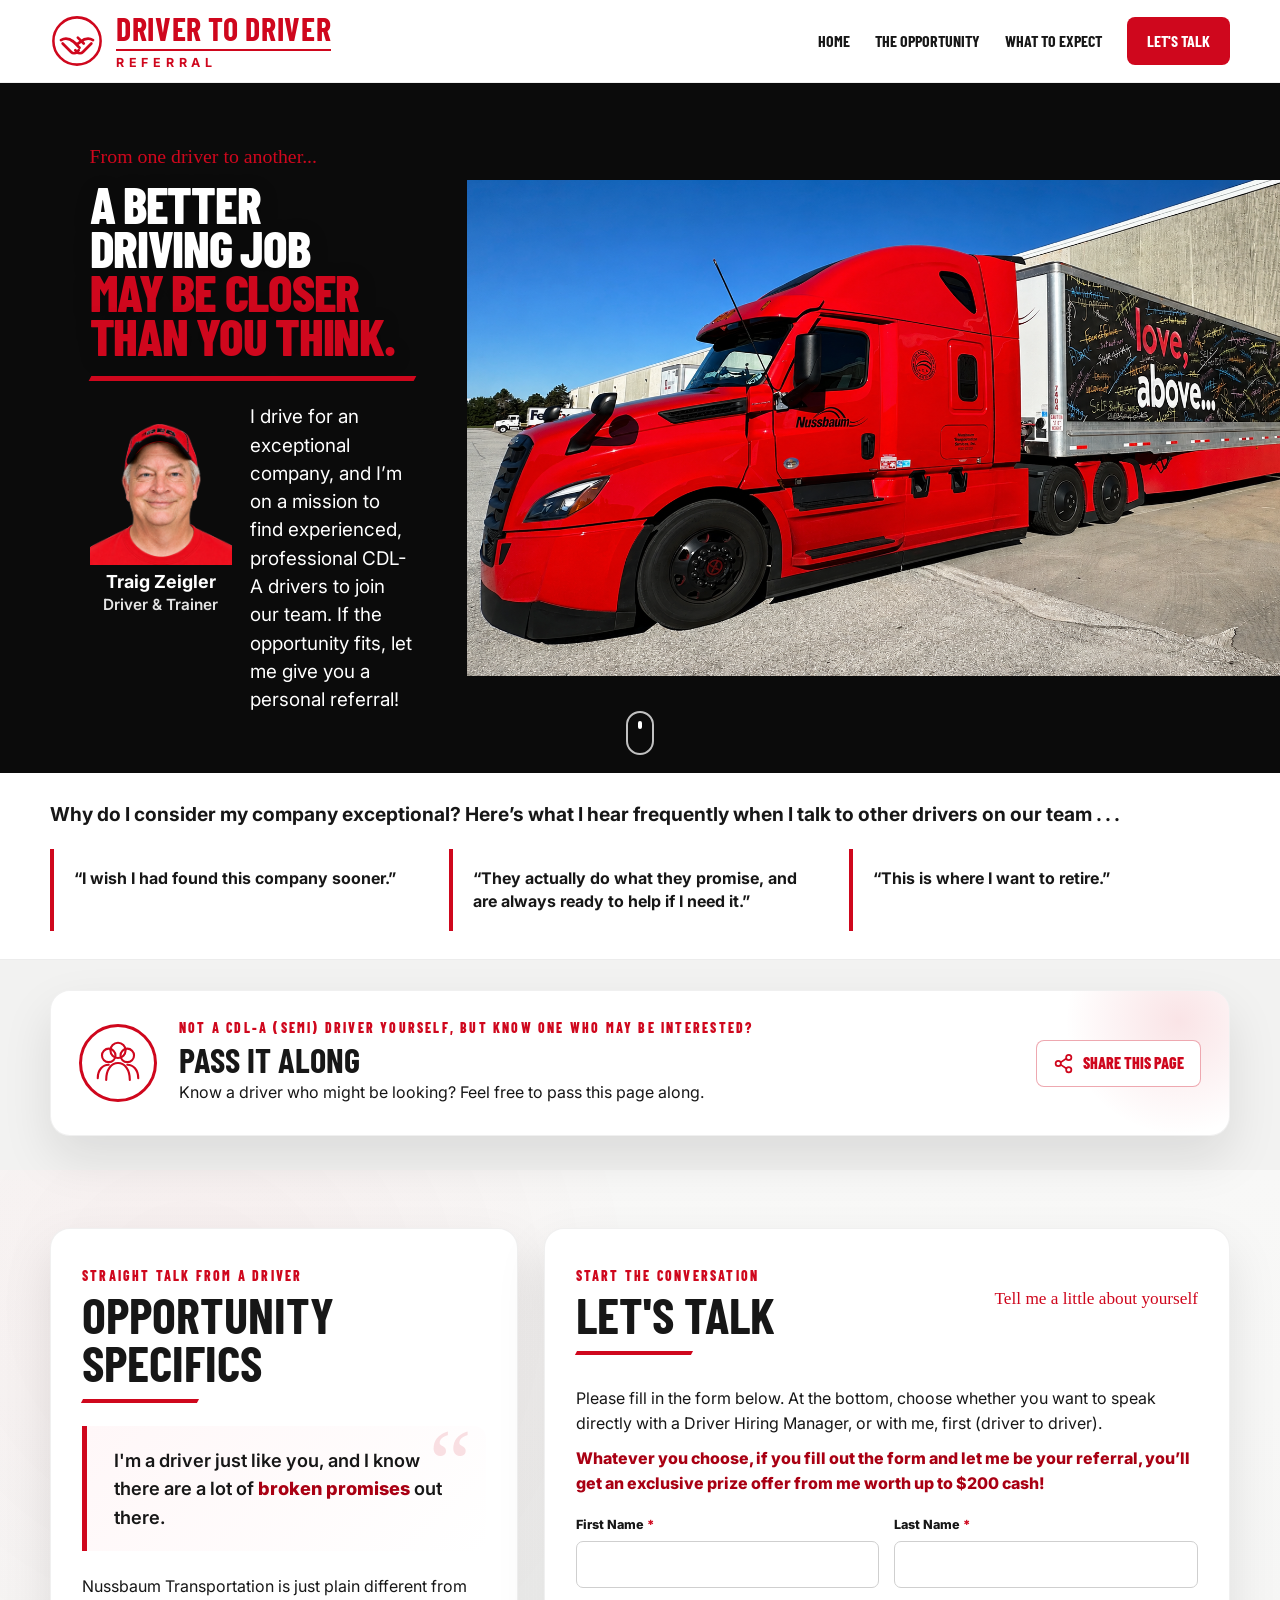
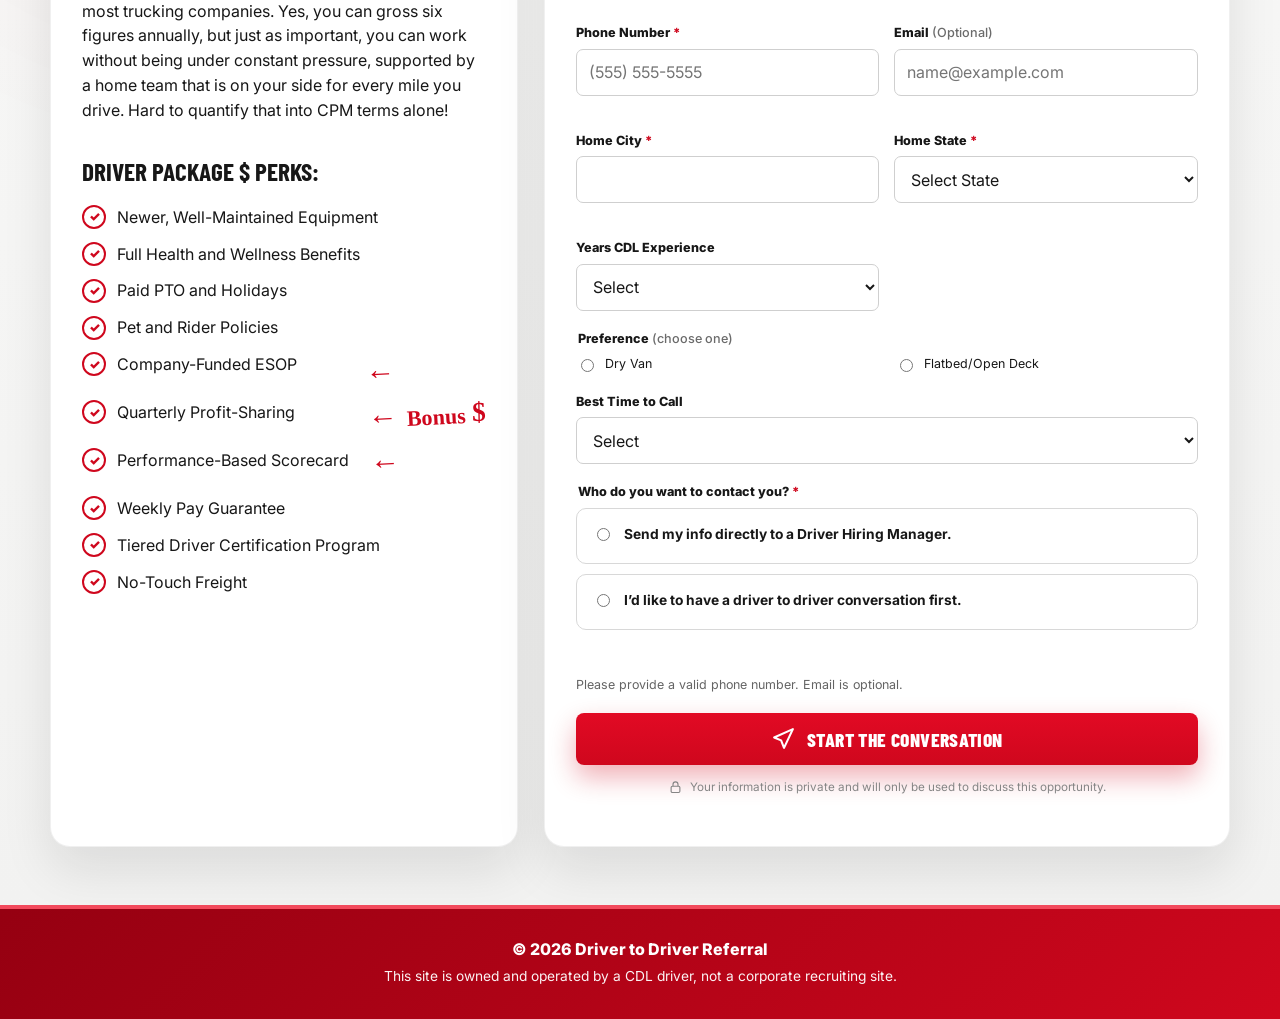
<file: index.html>
<!doctype html>
<html lang="en">
<head>
  <meta charset="utf-8">
  <meta name="viewport" content="width=device-width, initial-scale=1">
  <meta name="theme-color" content="#c7081d">
  <meta name="description" content="A driver-to-driver conversation about a better CDL driving opportunity.">
  <meta property="og:title" content="Driver to Driver Referral">
  <meta property="og:description" content="A straightforward conversation with an experienced CDL driver about a growing driving opportunity.">
  <meta property="og:type" content="website">
  <title>Driver to Driver Referral</title>

  <link rel="preconnect" href="https://fonts.googleapis.com">
  <link rel="preconnect" href="https://fonts.gstatic.com" crossorigin>
  <link href="https://fonts.googleapis.com/css2?family=Barlow+Condensed:wght@600;700;800&family=Inter:wght@400;500;600;700&family=Permanent+Marker&display=swap" rel="stylesheet">
  <link rel="stylesheet" href="style-build-3-10-2.css?v=3.10.2">
  <script src="script-build-3-10-2.js?v=3.10.2" defer></script>
</head>
<body>
  <a class="skip-link" href="#main">Skip to main content</a>

  <header class="site-header" id="home">
    <div class="shell header-inner">
      <a class="brand" href="#home" aria-label="Driver to Driver Referral home">
        <span class="brand-mark" aria-hidden="true">
          <svg viewBox="0 0 64 64">
            <circle cx="32" cy="32" r="28" fill="none" stroke="currentColor" stroke-width="3"/>
            <path d="M13 31c5-3 10-2 15 2l4 3 4-3c5-4 10-5 15-2M15 35l10 10c2 2 5 2 7 0l2-2m15-8L39 45c-2 2-5 2-7 0l-2-2m-3-11 8 8m-2-12 7 7" fill="none" stroke="currentColor" stroke-width="3.2" stroke-linecap="round" stroke-linejoin="round"/>
          </svg>
        </span>
        <span class="brand-copy"><strong>Driver to Driver</strong><span>Referral</span></span>
      </a>

      <button class="menu-toggle" type="button" aria-expanded="false" aria-controls="primary-nav">
        <span></span><span></span><span></span><b class="sr-only">Toggle navigation</b>
      </button>

      <nav class="primary-nav" id="primary-nav" aria-label="Primary navigation">
        <a href="#home">Home</a>
        <a href="#opportunity">The Opportunity</a>
        <a href="#expect">What to Expect</a>
        <a class="nav-cta" href="#talk">Let's Talk</a>
      </nav>
    </div>
  </header>

  <main id="main">
    <section class="hero" aria-labelledby="hero-title">
      <img class="hero-image" src="assets/hero-truck.png?v=3.10.2" alt="Bright red tractor-trailer parked beside a warehouse under a blue sky" fetchpriority="high">
      <div class="hero-scrim" aria-hidden="true"></div>
      <div class="hero-texture" aria-hidden="true"></div>

      <div class="shell hero-inner">
        <div class="hero-copy reveal-on-load">
          <p class="eyebrow script">From one driver to another...</p>
          <h1 id="hero-title">
            <span>A Better</span>
            <span>Driving Job</span>
            <em>May Be Closer</em>
            <em>Than You Think.</em>
          </h1>
          <div class="hero-rule" aria-hidden="true"></div>
          <div class="hero-personal">
            <figure class="hero-portrait">
              <img src="assets/traig-zeigler.png?v=3.10.2" alt="Traig Zeigler, driver and trainer">
              <figcaption>
                <strong>Traig Zeigler</strong>
                <span>Driver &amp; Trainer</span>
              </figcaption>
            </figure>
            <p class="hero-intro">I drive for an exceptional company, and I’m on a mission to find experienced, professional CDL-A drivers to join our team. If the opportunity fits, let me give you a personal referral!</p>
          </div>
        </div>
      </div>
      <a class="scroll-cue" href="#opportunity" aria-label="Scroll to the opportunity section"><span></span></a>
    </section>

    <section class="benefits driver-voices" id="opportunity" aria-label="What fellow drivers say">
      <div class="shell driver-voices-inner">
        <p class="driver-voices-intro">Why do I consider my company exceptional? Here’s what I hear frequently when I talk to other drivers on our team . . .</p>
        <div class="driver-quotes">
          <blockquote>“I wish I had found this company sooner.”</blockquote>
          <blockquote>“They actually do what they promise, and are always ready to help if I need it.”</blockquote>
          <blockquote>“This is where I want to retire.”</blockquote>
        </div>
      </div>
    </section>


    <section class="refer-section" aria-labelledby="refer-title">
      <div class="shell refer-card panel">
        <div class="refer-icon" aria-hidden="true"><svg viewBox="0 0 64 64"><circle cx="21" cy="23" r="8"/><circle cx="43" cy="23" r="8"/><circle cx="32" cy="17" r="9"/><path d="M8 50c0-10 6-16 13-16m35 16c0-10-6-16-13-16M18 52c0-12 6-20 14-20s14 8 14 20"/></svg></div>
        <div class="refer-copy"><span class="section-kicker">Not a CDL-A (Semi) Driver yourself, but know one who may be interested?</span><h2 id="refer-title">Pass It Along</h2><p>Know a driver who might be looking? Feel free to pass this page along.</p></div>
        <button class="share-button" id="share-button" type="button"><svg viewBox="0 0 24 24" aria-hidden="true"><circle cx="18" cy="5" r="3"/><circle cx="6" cy="12" r="3"/><circle cx="18" cy="19" r="3"/><path d="m8.7 10.7 6.6-4.4m-6.6 7 6.6 4.4"/></svg><span>Share This Page</span></button>
      </div>
    </section>

    <section class="conversation" id="expect">
      <div class="shell conversation-grid">
        <article class="story-card panel">
          <span class="section-kicker">Straight talk from a driver</span>
          <h2>Opportunity Specifics</h2><div class="red-rule" aria-hidden="true"></div>

          <blockquote>
            <p>I'm a driver just like you, and I know there are a lot of <mark>broken promises</mark> out there.</p>
          </blockquote>

          <p>Nussbaum Transportation is just plain different from most trucking companies. Yes, you can gross six figures annually, but just as important, you can work without being under constant pressure, supported by a home team that is on your side for every mile you drive. Hard to quantify that into CPM terms alone!</p>

          <h3>Driver Package $ Perks:</h3>
          <div class="talking-points-layout">
            <ul class="talking-points talking-points-before">
              <li>Newer, Well-Maintained Equipment</li>
              <li>Full Health and Wellness Benefits</li>
              <li>Paid PTO and Holidays</li>
              <li>Pet and Rider Policies</li>
            </ul>

            <div class="bonus-cluster">
              <ul class="talking-points talking-points-bonus">
                <li>Company-Funded ESOP</li>
                <li>Quarterly Profit-Sharing</li>
                <li>Performance-Based Scorecard</li>
              </ul>
              <aside class="bonus-callout" aria-label="These three items can provide additional bonus compensation">
                <strong><span class="bonus-word">Bonus</span> <span class="bonus-dollar">$</span></strong>
                <span class="bonus-arrow bonus-arrow-one" aria-hidden="true">←</span>
                <span class="bonus-arrow bonus-arrow-two" aria-hidden="true">←</span>
                <span class="bonus-arrow bonus-arrow-three" aria-hidden="true">←</span>
              </aside>
            </div>

            <ul class="talking-points talking-points-after">
              <li>Weekly Pay Guarantee</li>
              <li>Tiered Driver Certification Program</li>
              <li>No-Touch Freight</li>
            </ul>
          </div>
        </article>

        <section class="form-card panel" id="talk" aria-labelledby="talk-title">
          <div class="form-heading">
            <div>
              <span class="section-kicker">Start the conversation</span>
              <h2 id="talk-title">Let's Talk</h2>
              <div class="red-rule" aria-hidden="true"></div>
            </div>
            <p class="script form-heading-prompt">Tell me a little about yourself</p>
          </div>

          <div class="form-introduction">
            <p>Please fill in the form below. At the bottom, choose whether you want to speak directly with a Driver Hiring Manager, or with me, first (driver to driver).</p>
            <p>Whatever you choose, if you fill out the form and let me be your referral, you’ll get an exclusive prize offer from me worth up to $200 cash!</p>
          </div>

          <form id="driver-form" action="https://formsubmit.co/redreferral1952@gmail.com" method="POST" novalidate>
            <input type="hidden" name="_next" value="https://redreferralcdl.com/main-confirmation.html">
            <input type="hidden" name="_subject" value="New Driver to Driver Referral inquiry">
            <input type="hidden" name="_captcha" value="true">
            <input type="hidden" name="_template" value="table">
            <div class="form-grid">
              <div class="field"><label for="first-name">First Name <span>*</span></label><input id="first-name" name="firstName" autocomplete="given-name" required><small id="first-name-error"></small></div>
              <div class="field"><label for="last-name">Last Name <span>*</span></label><input id="last-name" name="lastName" autocomplete="family-name" required><small id="last-name-error"></small></div>
              <div class="field"><label for="phone">Phone Number <span>*</span></label><input id="phone" name="phone" type="tel" inputmode="tel" autocomplete="tel" placeholder="(555) 555-5555" required><small id="phone-error"></small></div>
              <div class="field"><label for="email">Email <span class="optional">(Optional)</span></label><input id="email" name="email" type="email" autocomplete="email" placeholder="name@example.com"><small id="email-error"></small></div>
              <div class="field"><label for="city">Home City <span>*</span></label><input id="city" name="city" autocomplete="address-level2" required><small id="city-error"></small></div>
              <div class="field"><label for="state">Home State <span>*</span></label><select id="state" name="state" autocomplete="address-level1" required><option value="">Select State</option><option>Alabama</option><option>Alaska</option><option>Arizona</option><option>Arkansas</option><option>California</option><option>Colorado</option><option>Connecticut</option><option>Delaware</option><option>Florida</option><option>Georgia</option><option>Hawaii</option><option>Idaho</option><option>Illinois</option><option>Indiana</option><option>Iowa</option><option>Kansas</option><option>Kentucky</option><option>Louisiana</option><option>Maine</option><option>Maryland</option><option>Massachusetts</option><option>Michigan</option><option>Minnesota</option><option>Mississippi</option><option>Missouri</option><option>Montana</option><option>Nebraska</option><option>Nevada</option><option>New Hampshire</option><option>New Jersey</option><option>New Mexico</option><option>New York</option><option>North Carolina</option><option>North Dakota</option><option>Ohio</option><option>Oklahoma</option><option>Oregon</option><option>Pennsylvania</option><option>Rhode Island</option><option>South Carolina</option><option>South Dakota</option><option>Tennessee</option><option>Texas</option><option>Utah</option><option>Vermont</option><option>Virginia</option><option>Washington</option><option>West Virginia</option><option>Wisconsin</option><option>Wyoming</option></select><small id="state-error"></small></div>
              <div class="field"><label for="experience">Years CDL Experience</label><select id="experience" name="experience"><option value="">Select</option><option>Less than 1 year</option><option>1–3 years</option><option>3–5 years</option><option>5–10 years</option><option>10+ years</option></select></div>
            </div>

            <fieldset class="endorsements preference-options"><legend>Preference <span class="optional">(choose one)</span></legend>
              <label><input type="radio" name="preference" value="Dry Van"> Dry Van</label>
              <label><input type="radio" name="preference" value="Flatbed/Open Deck"> Flatbed/Open Deck</label>
            </fieldset>

            <div class="field compact-field"><label for="best-time">Best Time to Call</label><select id="best-time" name="bestTime"><option value="">Select</option><option>Morning</option><option>Afternoon</option><option>Evening</option><option>Anytime</option></select></div>

            <fieldset class="consent-options"><legend>Who do you want to contact you? <span>*</span></legend>
              <label class="choice-card"><input type="radio" name="nextStep" value="Share with recruiting" required><span><strong>Send my info directly to a Driver Hiring Manager.</strong></span></label>
              <label class="choice-card"><input type="radio" name="nextStep" value="Talk with driver first"><span><strong>I’d like to have a driver to driver conversation first.</strong></span></label>
              <small id="next-step-error"></small>
            </fieldset>

            <p class="contact-note" id="phone-email-note">Please provide a valid phone number. Email is optional.</p>
            <button class="button submit-button" type="submit"><svg viewBox="0 0 24 24" aria-hidden="true"><path d="m21 3-8.5 18-2.8-7.2L3 11l18-8Z" fill="none" stroke="currentColor" stroke-width="2" stroke-linejoin="round"/></svg>Start the Conversation</button>
            <p class="privacy-note"><svg viewBox="0 0 24 24" aria-hidden="true"><rect x="5" y="10" width="14" height="10" rx="2"/><path d="M8 10V7a4 4 0 0 1 8 0v3"/></svg>Your information is private and will only be used to discuss this opportunity.</p>
            <div class="form-status" id="form-status" role="status" aria-live="polite"></div>
          </form>
        </section>
      </div>
    </section>
  </main>

  <footer class="site-footer">
    <div class="shell"><p>© <span id="copyright-year">2026</span> Driver to Driver Referral</p><p>This site is owned and operated by a CDL driver, not a corporate recruiting site.</p></div>
  </footer>
</body>
</html>
</file>
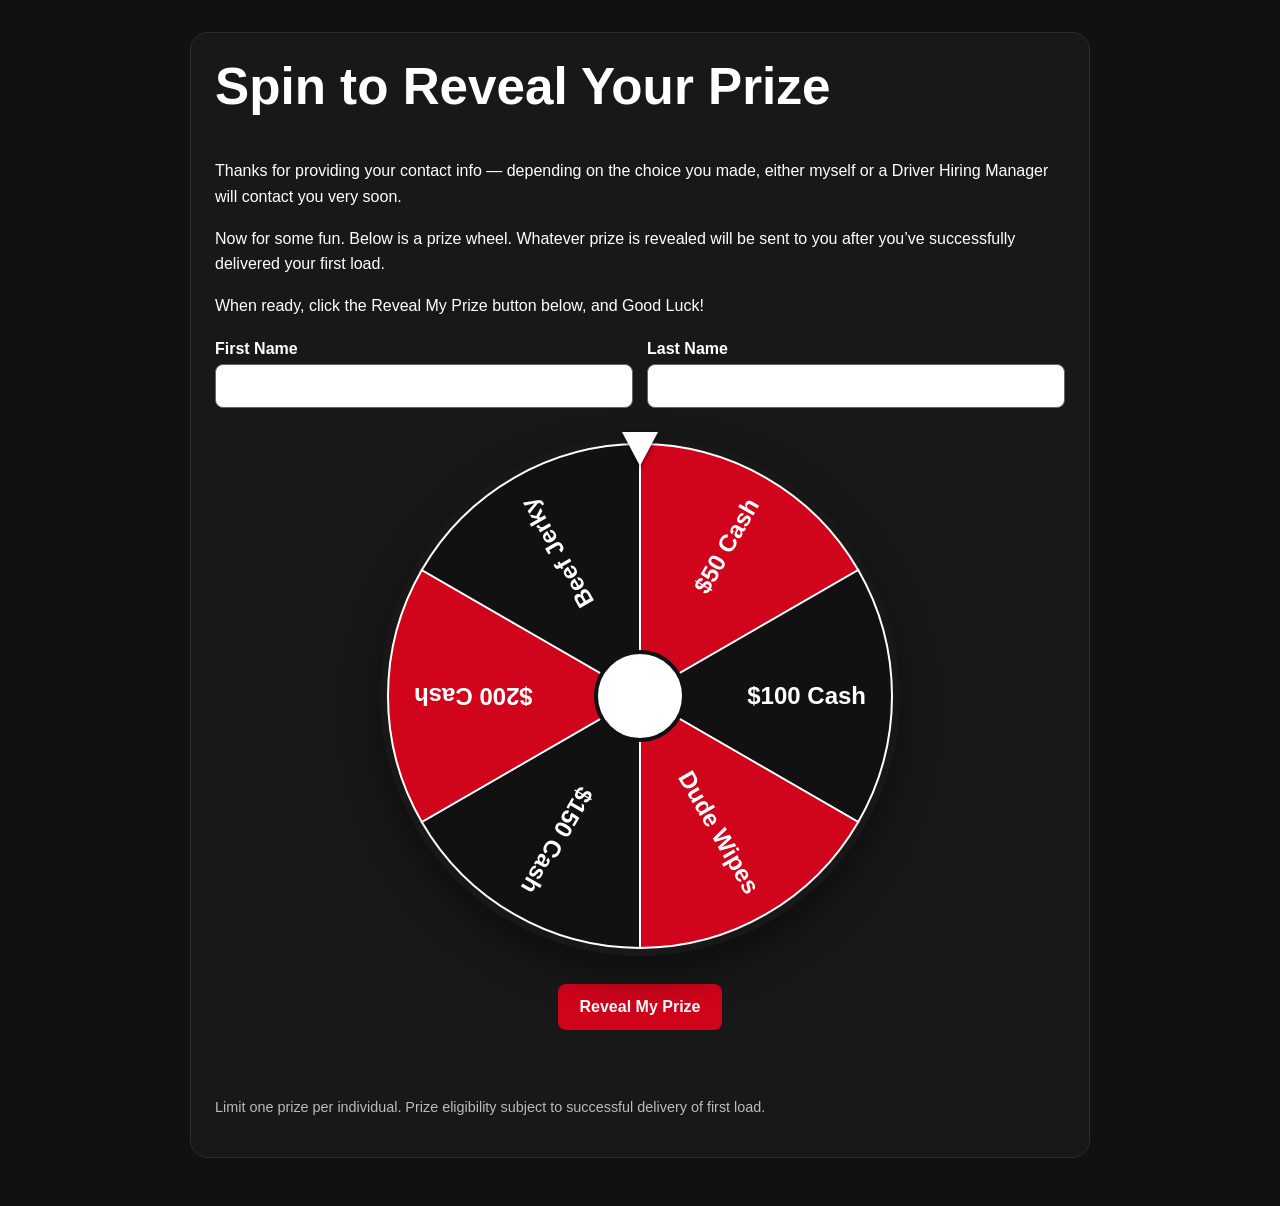
<file: JPFb6AGDQxWrkcw8RQ6Dm0F3lpz1.html>
<!doctype html>
<html lang="en">
<head>
<meta charset="utf-8">
<meta name="viewport" content="width=device-width,initial-scale=1">
<meta name="robots" content="noindex,nofollow,noarchive">
<title>Spin to Reveal Your Prize</title>
<style>
:root{--red:#d0041b;--black:#111;--white:#fff;--panel:#181818;--muted:#bbb}
*{box-sizing:border-box}body{margin:0;background:var(--black);color:#fff;font-family:Arial,sans-serif}
.wrap{width:min(94%,900px);margin:auto;padding:32px 0 48px}
.panel{background:var(--panel);border:1px solid #2c2c2c;border-radius:18px;padding:24px}
h1{margin-top:0;font-size:clamp(2rem,6vw,3.2rem)}p{line-height:1.6}
.name-grid{display:grid;grid-template-columns:1fr 1fr;gap:14px;margin:22px 0}
label{display:block;margin-bottom:6px;font-weight:800}
input[type=text]{width:100%;padding:12px 14px;border:1px solid #666;border-radius:8px;font-size:1rem}
.wheel-wrap{display:grid;place-items:center;position:relative;margin:28px 0}
.pointer{position:absolute;top:-4px;z-index:3;width:0;height:0;border-left:18px solid transparent;border-right:18px solid transparent;border-top:34px solid #fff;filter:drop-shadow(0 2px 2px rgba(0,0,0,.5))}
canvas{width:min(88vw,520px);height:min(88vw,520px);max-width:520px;max-height:520px;border-radius:50%;box-shadow:0 18px 40px rgba(0,0,0,.45)}
.buttons{display:flex;justify-content:center;gap:12px;flex-wrap:wrap}
button{border:0;border-radius:8px;background:var(--red);color:#fff;padding:14px 22px;font-size:1rem;font-weight:800;cursor:pointer}
button:disabled{opacity:.5;cursor:not-allowed}
.result{min-height:1.6em;margin-top:20px;text-align:center;font-size:1.2rem;font-weight:800}
.claim-form{display:none;margin-top:22px}.claim-form.visible{display:block}
.small{color:var(--muted);font-size:.9rem}
@media(max-width:600px){.name-grid{grid-template-columns:1fr}.panel{padding:18px}}
</style>
</head>
<body>
<main class="wrap">
<section class="panel">
<h1>Spin to Reveal Your Prize</h1>
<p>Thanks for providing your contact info — depending on the choice you made, either myself or a Driver Hiring Manager will contact you very soon.</p>
<p>Now for some fun. Below is a prize wheel. Whatever prize is revealed will be sent to you after you’ve successfully delivered your first load.</p>
<p>When ready, click the Reveal My Prize button below, and Good Luck!</p>

<div class="name-grid">
<div><label for="firstName">First Name</label><input id="firstName" type="text" autocomplete="given-name"></div>
<div><label for="lastName">Last Name</label><input id="lastName" type="text" autocomplete="family-name"></div>
</div>

<div class="wheel-wrap">
<div class="pointer" aria-hidden="true"></div>
<canvas id="wheel" width="520" height="520" aria-label="Prize wheel"></canvas>
</div>

<div class="buttons"><button id="spinBtn" type="button">Reveal My Prize</button></div>
<div id="result" class="result" aria-live="polite"></div>

<form id="claimForm" class="claim-form" action="https://formsubmit.co/redreferral1952@gmail.com" method="POST">
<input type="hidden" name="_subject" value="Prize Wheel Claim">
<input type="hidden" name="_captcha" value="true">
<input type="hidden" name="_next" value="https://redreferralcdl.com/prize-confirmation.html">
<input type="hidden" id="claimFirst" name="First Name">
<input type="hidden" id="claimLast" name="Last Name">
<input type="hidden" id="claimPrize" name="Winning Prize">
<div class="buttons"><button type="submit">Claim Prize</button></div>
</form>

<p class="small">Limit one prize per individual. Prize eligibility subject to successful delivery of first load.</p>
</section>
</main>

<script>
(() => {
const prizes=["$50 Cash","$100 Cash","Dude Wipes","$150 Cash","$200 Cash","Beef Jerky"];
const colors=["#d0041b","#111111","#d0041b","#111111","#d0041b","#111111"];
const winningPrize="$200 Cash";
const canvas=document.getElementById("wheel"),ctx=canvas.getContext("2d");
const spinBtn=document.getElementById("spinBtn"),result=document.getElementById("result");
const claimForm=document.getElementById("claimForm"),firstName=document.getElementById("firstName"),lastName=document.getElementById("lastName");
const claimFirst=document.getElementById("claimFirst"),claimLast=document.getElementById("claimLast"),claimPrize=document.getElementById("claimPrize");
const slice=Math.PI*2/prizes.length;
let rotation=0,spinning=false;

function drawWheel(rot=0){
 const cx=260,cy=260,r=252;ctx.clearRect(0,0,520,520);
 prizes.forEach((p,i)=>{
  const start=rot+i*slice-Math.PI/2,end=start+slice;
  ctx.beginPath();ctx.moveTo(cx,cy);ctx.arc(cx,cy,r,start,end);ctx.closePath();
  ctx.fillStyle=colors[i];ctx.fill();ctx.strokeStyle="#fff";ctx.lineWidth=2;ctx.stroke();
  ctx.save();ctx.translate(cx,cy);ctx.rotate(start+slice/2);ctx.textAlign="right";ctx.fillStyle="#fff";ctx.font="bold 24px Arial";ctx.fillText(p,r-26,8);ctx.restore();
 });
 ctx.beginPath();ctx.arc(cx,cy,44,0,Math.PI*2);ctx.fillStyle="#fff";ctx.fill();ctx.strokeStyle="#111";ctx.lineWidth=4;ctx.stroke();
}
function validNames(){
 if(!firstName.value.trim()||!lastName.value.trim()){alert("Please enter your first and last name before revealing your prize.");return false}
 return true;
}
function norm(a){const f=Math.PI*2;return ((a%f)+f)%f}
spinBtn.addEventListener("click",()=>{
 if(spinning||!validNames())return;
 if(localStorage.getItem("redReferralPrizeClaimed")==="1"){result.textContent="This browser has already completed the prize process.";spinBtn.disabled=true;return}
 spinning=true;spinBtn.disabled=true;result.textContent="";claimForm.classList.remove("visible");
 const winIndex=prizes.indexOf(winningPrize);
 const desired=-(winIndex*slice+slice/2);
 const extraTurns=6+Math.floor(Math.random()*5);
 const jitter=(Math.random()-.5)*(slice*.18);
 const target=rotation+extraTurns*Math.PI*2+(desired-norm(rotation))+jitter;
 const startRot=rotation,start=performance.now(),duration=4200+Math.random()*1300;
 function frame(now){
  const t=Math.min(1,(now-start)/duration),eased=1-Math.pow(1-t,4);
  rotation=startRot+(target-startRot)*eased;drawWheel(rotation);
  if(t<1)requestAnimationFrame(frame);else{
   spinning=false;rotation=target;result.textContent="Your prize: "+winningPrize;
   claimFirst.value=firstName.value.trim();claimLast.value=lastName.value.trim();claimPrize.value=winningPrize;
   claimForm.classList.add("visible");
  }
 }
 requestAnimationFrame(frame);
});
claimForm.addEventListener("submit",()=>localStorage.setItem("redReferralPrizeClaimed","1"));
drawWheel();
})();
</script>
</body>
</html>
</file>
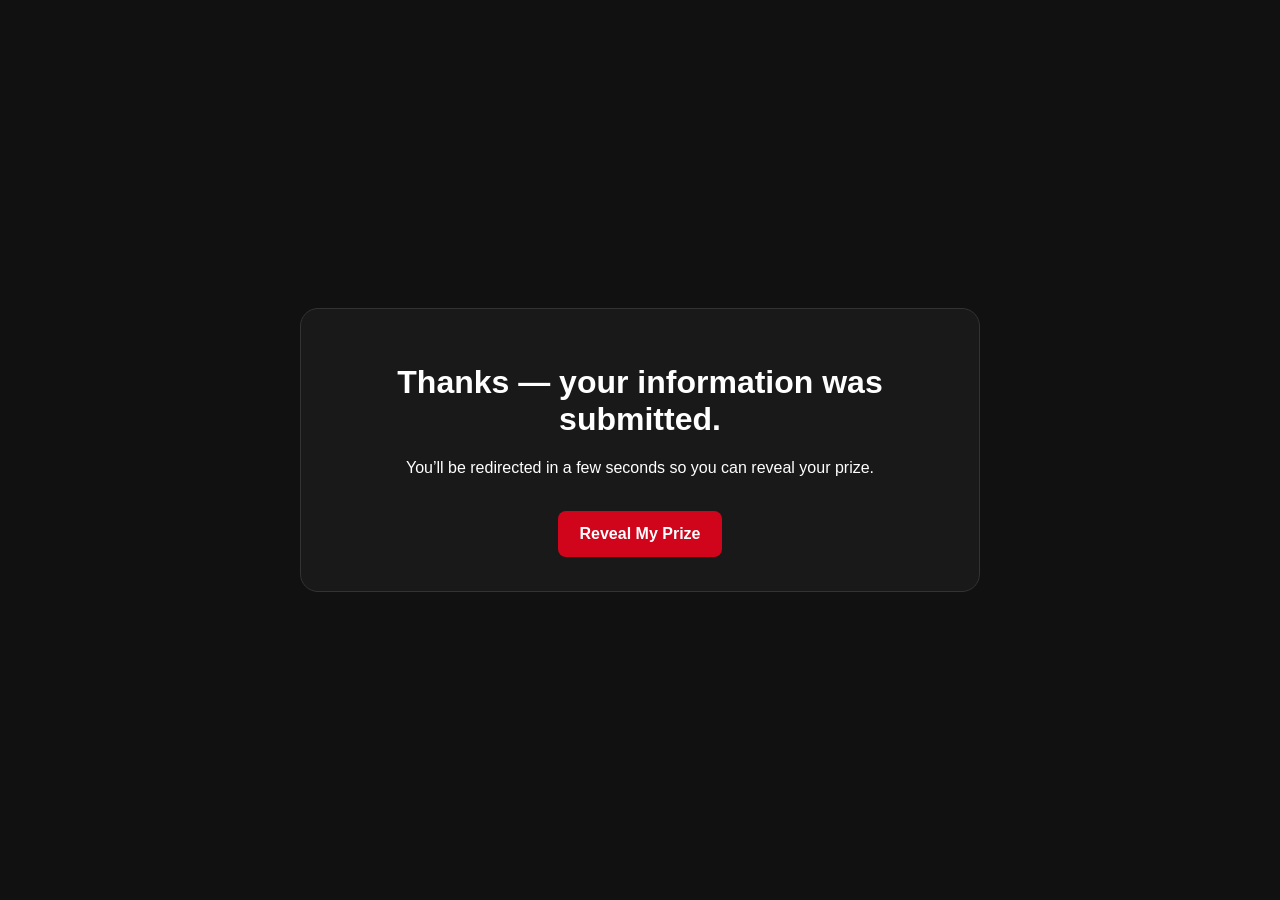
<file: main-confirmation.html>
<!doctype html>
<html lang="en">
<head>
<meta charset="utf-8">
<meta name="viewport" content="width=device-width,initial-scale=1">
<meta name="robots" content="noindex,nofollow,noarchive">
<title>Thank You</title>
<meta http-equiv="refresh" content="4;url=JPFb6AGDQxWrkcw8RQ6Dm0F3lpz1.html">
<style>
:root{--red:#d0041b;--black:#111}
*{box-sizing:border-box}body{margin:0;min-height:100vh;display:grid;place-items:center;padding:24px;background:var(--black);color:#fff;font-family:Arial,sans-serif}
.card{width:min(100%,680px);padding:34px;text-align:center;background:#191919;border:1px solid #333;border-radius:18px}
a{display:inline-block;margin-top:18px;padding:14px 22px;border-radius:8px;background:var(--red);color:#fff;text-decoration:none;font-weight:800}
</style>
</head>
<body><main class="card">
<h1>Thanks — your information was submitted.</h1>
<p>You’ll be redirected in a few seconds so you can reveal your prize.</p>
<a href="JPFb6AGDQxWrkcw8RQ6Dm0F3lpz1.html">Reveal My Prize</a>
</main></body>
</html>
</file>
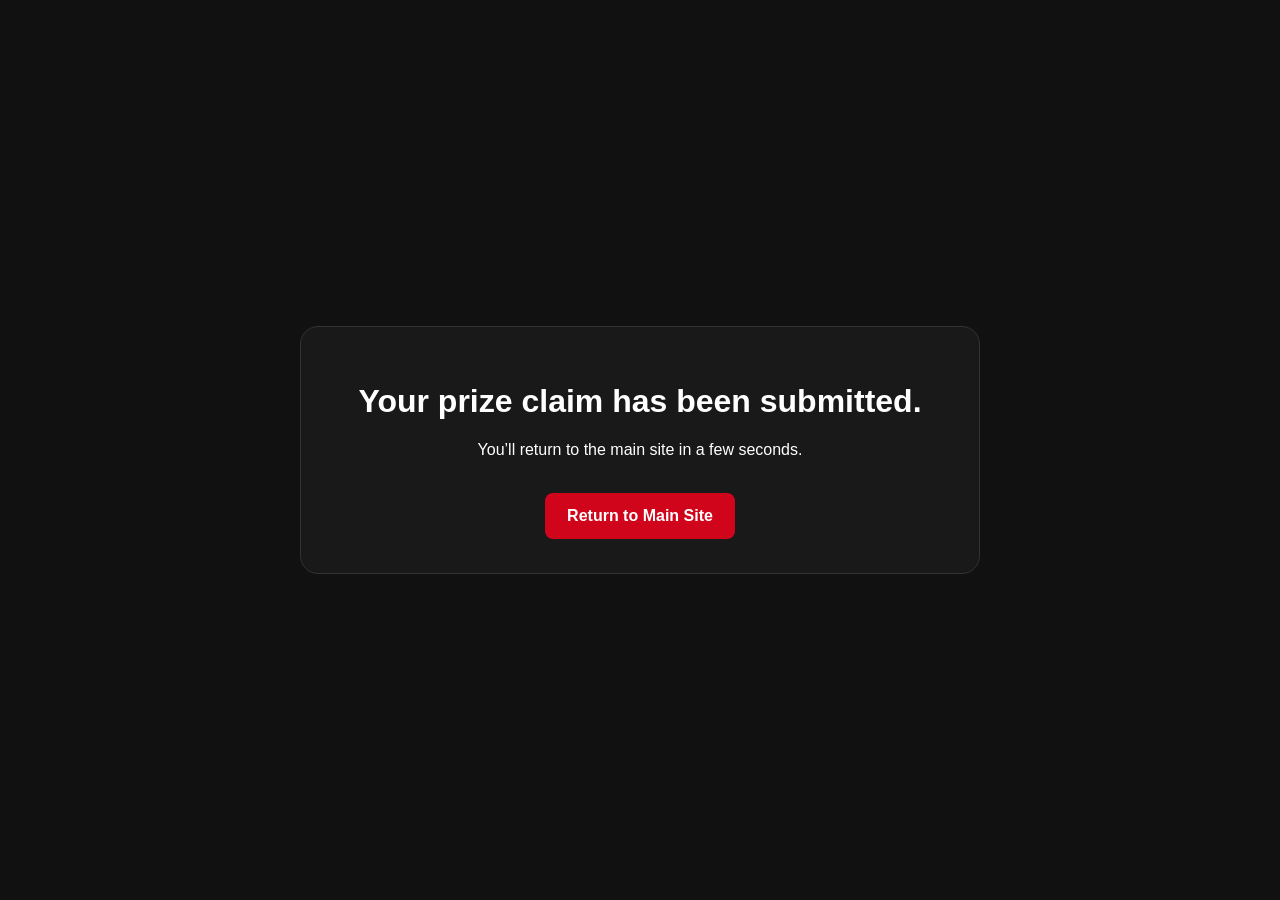
<file: prize-confirmation.html>
<!doctype html>
<html lang="en">
<head>
<meta charset="utf-8">
<meta name="viewport" content="width=device-width,initial-scale=1">
<meta name="robots" content="noindex,nofollow,noarchive">
<title>Prize Claim Submitted</title>
<meta http-equiv="refresh" content="4;url=https://redreferralcdl.com/">
<style>
:root{--red:#d0041b;--black:#111}
*{box-sizing:border-box}body{margin:0;min-height:100vh;display:grid;place-items:center;padding:24px;background:var(--black);color:#fff;font-family:Arial,sans-serif}
.card{width:min(100%,680px);padding:34px;text-align:center;background:#191919;border:1px solid #333;border-radius:18px}
a{display:inline-block;margin-top:18px;padding:14px 22px;border-radius:8px;background:var(--red);color:#fff;text-decoration:none;font-weight:800}
</style>
</head>
<body><main class="card">
<h1>Your prize claim has been submitted.</h1>
<p>You’ll return to the main site in a few seconds.</p>
<a href="https://redreferralcdl.com/">Return to Main Site</a>
</main></body>
</html>
</file>
<file: style-build-3-10-2.css>
:root{--red:#cf071d;--red-dark:#a90013;--ink:#171717;--muted:#646464;--paper:#fff;--soft:#f6f6f5;--line:#dedede;--shadow:0 22px 50px rgba(17,17,17,.10);--radius:20px;--shell:1180px}*,:before,:after{box-sizing:border-box}html{scroll-behavior:smooth}body{margin:0;color:var(--ink);background:var(--paper);font-family:Inter,Arial,sans-serif;line-height:1.55;-webkit-font-smoothing:antialiased}img{max-width:100%;display:block}a{color:inherit}button,input,select{font:inherit}button,a{-webkit-tap-highlight-color:transparent}.shell{width:min(calc(100% - 32px),var(--shell));margin-inline:auto}.sr-only{position:absolute;width:1px;height:1px;padding:0;margin:-1px;overflow:hidden;clip:rect(0,0,0,0);white-space:nowrap;border:0}.skip-link{position:fixed;z-index:999;left:16px;top:12px;padding:10px 14px;color:#fff;background:#111;border-radius:8px;transform:translateY(-150%)}.skip-link:focus{transform:translateY(0)}
.site-header{position:sticky;top:0;z-index:100;background:rgba(255,255,255,.95);backdrop-filter:blur(14px);border-bottom:1px solid rgba(0,0,0,.06);transition:box-shadow .2s ease}.site-header.is-scrolled{box-shadow:0 8px 28px rgba(0,0,0,.08)}.header-inner{min-height:82px;display:flex;align-items:center;justify-content:space-between;gap:24px}.brand{display:inline-flex;align-items:center;gap:12px;color:var(--red);text-decoration:none}.brand-mark{width:54px;height:54px;display:grid;place-items:center}.brand-mark svg{width:100%;height:100%}.brand-copy{display:grid;line-height:.95;text-transform:uppercase}.brand-copy strong{font-family:"Barlow Condensed",sans-serif;font-size:clamp(1.55rem,3vw,2rem);letter-spacing:.02em}.brand-copy span{margin-top:6px;padding-top:6px;font-size:.78rem;font-weight:700;letter-spacing:.38em;border-top:2px solid currentColor}.menu-toggle{width:46px;height:42px;display:inline-grid;place-content:center;gap:5px;background:transparent;border:0;cursor:pointer}.menu-toggle span{width:26px;height:2px;background:var(--ink);border-radius:4px;transition:.2s}.menu-toggle[aria-expanded=true] span:nth-child(1){transform:translateY(7px) rotate(45deg)}.menu-toggle[aria-expanded=true] span:nth-child(2){opacity:0}.menu-toggle[aria-expanded=true] span:nth-child(3){transform:translateY(-7px) rotate(-45deg)}.primary-nav{position:absolute;left:0;right:0;top:100%;display:none;padding:14px 16px 20px;background:#fff;border-bottom:1px solid var(--line);box-shadow:0 12px 25px rgba(0,0,0,.08)}.primary-nav.is-open{display:grid}.primary-nav a{padding:13px 10px;font-family:"Barlow Condensed",sans-serif;font-size:1.12rem;font-weight:700;text-transform:uppercase;text-decoration:none}.primary-nav a:hover,.primary-nav a:focus-visible{color:var(--red)}.primary-nav .nav-cta{margin-top:8px;text-align:center;color:#fff;background:var(--red);border-radius:8px}
.hero{position:relative;min-height:700px;overflow:hidden;background:#111}.hero-image{position:absolute;inset:0;width:100%;height:100%;object-fit:cover;object-position:58% center;transform:scale(1.015)}.hero-scrim{position:absolute;inset:0;background:linear-gradient(90deg,rgba(0,0,0,.93) 0%,rgba(0,0,0,.8) 31%,rgba(0,0,0,.4) 55%,rgba(0,0,0,.06) 78%),linear-gradient(0deg,rgba(0,0,0,.33),transparent 48%)}.hero-texture{position:absolute;inset:0;opacity:.12;background-image:radial-gradient(rgba(255,255,255,.25) .6px,transparent .6px);background-size:8px 8px;mix-blend-mode:soft-light}.hero-inner{position:relative;z-index:1;min-height:700px;display:flex;align-items:center;padding-block:56px}.hero-copy{width:min(100%,570px);color:#fff}.reveal-on-load{animation:heroIn .75s ease-out both}@keyframes heroIn{from{opacity:0;transform:translateY(18px)}to{opacity:1;transform:none}}.script{margin:0;color:var(--red);font-family:"Permanent Marker",cursive;font-weight:400}.eyebrow{font-size:clamp(1.1rem,3.8vw,1.7rem)}.hero h1{margin:12px 0 0;font-family:"Barlow Condensed",sans-serif;font-size:clamp(3.7rem,13.3vw,6.5rem);font-weight:800;line-height:.82;letter-spacing:-.025em;text-transform:uppercase;text-shadow:0 4px 18px rgba(0,0,0,.26)}.hero h1 span,.hero h1 em{display:block;font-style:normal}.hero h1 em{color:var(--red)}.hero-rule,.red-rule{height:5px;background:var(--red);transform:skewX(-28deg)}.hero-rule{width:min(100%,490px);margin:24px 0 20px}.hero-intro{max-width:515px;margin:0 0 18px;font-size:1.02rem}.hero-points{display:grid;grid-template-columns:1fr;gap:8px;margin:0;padding:0;list-style:none}.hero-points li{position:relative;padding-left:26px;font-size:.94rem;font-weight:600}.hero-points li:before{content:"✓";position:absolute;left:0;top:.05em;display:grid;place-items:center;width:18px;height:18px;color:#fff;background:var(--red);border-radius:50%;font-size:.72rem;font-weight:800}.hero-actions{display:flex;flex-wrap:wrap;align-items:center;gap:18px;margin-top:28px}.button{min-height:54px;display:inline-flex;align-items:center;justify-content:center;gap:11px;padding:13px 25px;color:#fff;background:linear-gradient(180deg,#e20a24,var(--red));border:0;border-radius:8px;box-shadow:0 12px 27px rgba(207,7,29,.32);font-family:"Barlow Condensed",sans-serif;font-size:1.36rem;font-weight:800;letter-spacing:.02em;text-transform:uppercase;text-decoration:none;cursor:pointer;transition:transform .18s ease,box-shadow .18s ease,filter .18s ease}.button:hover{transform:translateY(-2px);box-shadow:0 16px 34px rgba(207,7,29,.38);filter:saturate(1.08)}.button:focus-visible,.share-button:focus-visible{outline:3px solid #fff;outline-offset:3px}.button svg{width:25px;height:25px}.no-pressure{position:relative;padding-left:26px;color:#fff;font-size:1.05rem;line-height:1.18}.no-pressure:before{content:"↪";position:absolute;left:0;top:2px;color:#fff;font-family:sans-serif;font-size:1.4rem;transform:rotate(115deg)}.scroll-cue{position:absolute;z-index:2;bottom:18px;left:50%;width:28px;height:44px;border:2px solid rgba(255,255,255,.75);border-radius:16px;transform:translateX(-50%)}.scroll-cue span{position:absolute;left:50%;top:8px;width:4px;height:8px;background:#fff;border-radius:4px;transform:translateX(-50%);animation:scroll 1.7s infinite}@keyframes scroll{0%{opacity:0;transform:translate(-50%,0)}35%{opacity:1}100%{opacity:0;transform:translate(-50%,14px)}}
.benefits{position:relative;background:#fff;border-bottom:1px solid #ececec}.benefits-grid{display:grid;grid-template-columns:repeat(2,1fr)}.benefit{min-width:0;padding:30px 16px 32px;text-align:center;border-right:1px solid #ececec;border-bottom:1px solid #ececec;transition:background .2s ease,transform .2s ease}.benefit:nth-child(2n){border-right:0}.benefit:hover{background:#fff8f9;transform:translateY(-3px)}.benefit-icon{width:60px;height:60px;margin:0 auto 13px;color:var(--red);transition:transform .2s ease}.benefit:hover .benefit-icon{transform:scale(1.08)}.benefit-icon svg{width:100%;height:100%;fill:none;stroke:currentColor;stroke-width:2.4;stroke-linecap:round;stroke-linejoin:round}.benefit h2{margin:0 0 8px;font-family:"Barlow Condensed",sans-serif;font-size:1.16rem;line-height:1;text-transform:uppercase}.benefit p{margin:0;color:#454545;font-size:.82rem;line-height:1.45}
.conversation{padding:50px 0;background:radial-gradient(circle at 15% 10%,rgba(207,7,29,.045),transparent 28%),linear-gradient(180deg,#f8f8f7,#f2f2f1)}.conversation-grid{display:grid;gap:26px}.panel{background:#fff;border:1px solid rgba(0,0,0,.06);border-radius:var(--radius);box-shadow:var(--shadow)}.story-card,.form-card{padding:30px 23px}.section-kicker{display:block;margin-bottom:5px;color:var(--red);font-family:"Barlow Condensed",sans-serif;font-size:.86rem;font-weight:800;letter-spacing:.16em;text-transform:uppercase}.story-card h2,.form-card h2,.refer-card h2{margin:0;font-family:"Barlow Condensed",sans-serif;font-size:clamp(2.2rem,8vw,3.15rem);line-height:.95;text-transform:uppercase}.red-rule{width:116px;height:4px;margin:12px 0 23px}.story-card p{margin:0 0 18px}.story-card blockquote{position:relative;margin:0 0 23px;padding:20px 20px 20px 27px;background:linear-gradient(135deg,#fff7f8,#fff);border-left:5px solid var(--red);border-radius:0 12px 12px 0}.story-card blockquote:before{content:"“";position:absolute;right:14px;top:-11px;color:rgba(207,7,29,.12);font-family:Georgia,serif;font-size:6rem;line-height:1}.story-card blockquote p{position:relative;margin:0;font-size:1.14rem;font-weight:600}.story-card mark{color:var(--red-dark);background:transparent;font-weight:800}.driver-line{color:var(--red-dark);font-weight:800}.story-card h3{margin:29px 0 14px;font-family:"Barlow Condensed",sans-serif;font-size:1.58rem;text-transform:uppercase}.talking-points{display:grid;gap:12px;margin:0;padding:0;list-style:none}.talking-points li{position:relative;padding-left:35px}.talking-points li:before{content:"✓";position:absolute;left:0;top:.04em;display:grid;place-items:center;width:24px;height:24px;color:var(--red);border:2px solid var(--red);border-radius:50%;font-size:.8rem;font-weight:900}.driver-note{display:flex;align-items:center;gap:16px;margin-top:31px;padding:20px;background:linear-gradient(135deg,#f4f4f4,#fbfbfb);border:1px solid #ececec;border-radius:13px}.driver-note-mark{flex:0 0 58px;width:58px;height:58px;color:var(--red)}.driver-note-mark svg{width:100%;height:100%}.driver-note p{margin:0;color:#1f1f1f;font-size:1.15rem}.driver-note strong{color:var(--red)}.form-heading{display:flex;flex-direction:column;gap:5px;margin-bottom:10px}.form-heading .script{font-size:1.08rem;line-height:1.2}.form-grid{display:grid;gap:15px}.field label,fieldset legend{display:block;margin-bottom:6px;font-size:.79rem;font-weight:800}.field label>span,fieldset legend>span{color:var(--red)}.optional{color:#6b6b6b!important;font-weight:500}.field input,.field select{width:100%;min-height:47px;padding:10px 12px;color:var(--ink);background:#fff;border:1px solid #cfcfcf;border-radius:7px;outline:none;transition:border-color .16s ease,box-shadow .16s ease,background .16s ease}.field input:hover,.field select:hover{border-color:#aaa}.field input:focus,.field select:focus{border-color:var(--red);box-shadow:0 0 0 4px rgba(207,7,29,.10);background:#fff}.field input[aria-invalid=true],.field select[aria-invalid=true]{border-color:var(--red);box-shadow:0 0 0 3px rgba(207,7,29,.09)}.field small,.consent-options>small{display:block;min-height:17px;margin-top:3px;color:var(--red-dark);font-size:.75rem;line-height:1.2}.endorsements,.consent-options{margin:18px 0 0;padding:0;border:0}.endorsements{display:grid;grid-template-columns:1fr 1fr;gap:10px 16px}.endorsements legend{grid-column:1/-1}.endorsements label{display:flex;align-items:center;gap:8px;font-size:.78rem}.endorsements input,.choice-card input{accent-color:var(--red)}.compact-field{margin-top:18px}.consent-options{display:grid;gap:10px}.choice-card{display:grid;grid-template-columns:auto 1fr;gap:11px;align-items:flex-start;padding:15px;border:1px solid #d8d8d8;border-radius:10px;cursor:pointer;transition:border-color .16s ease,background .16s ease,box-shadow .16s ease}.choice-card:hover,.choice-card:has(input:checked){border-color:var(--red);background:#fff8f9;box-shadow:0 7px 18px rgba(207,7,29,.08)}.choice-card input{margin-top:4px}.choice-card strong{display:block;margin-bottom:3px;font-size:.86rem}.choice-card small{display:block;min-height:0;color:var(--muted);font-size:.76rem;line-height:1.35}.contact-note{margin:15px 0 10px;color:var(--muted);font-size:.78rem}.contact-note.is-error{color:var(--red-dark);font-weight:700}.submit-button{width:100%;margin-top:8px}.privacy-note{display:flex;align-items:center;justify-content:center;gap:7px;margin:13px 0 0;color:#858585;font-size:.73rem;text-align:center}.privacy-note svg{width:15px;height:15px;fill:none;stroke:currentColor;stroke-width:1.8}.form-status{margin-top:14px;padding:0;border-radius:8px;font-size:.84rem;font-weight:700}.form-status.success,.form-status.error{padding:12px 14px}.form-status.success{color:#145c32;background:#eaf7ef}.form-status.error{color:#8b0010;background:#fff0f2}
.refer-section{padding:0 0 52px;background:#f2f2f1}.refer-card{position:relative;overflow:hidden;display:flex;align-items:center;gap:22px;padding:26px 28px}.refer-card:after{content:"";position:absolute;right:-70px;top:-90px;width:240px;height:240px;background:radial-gradient(circle,rgba(207,7,29,.11),transparent 67%)}.refer-icon{position:relative;z-index:1;flex:0 0 78px;width:78px;height:78px;color:var(--red);border:3px solid var(--red);border-radius:50%;display:grid;place-items:center}.refer-icon svg{width:54px;height:54px;fill:none;stroke:currentColor;stroke-width:2.5;stroke-linecap:round;stroke-linejoin:round}.refer-copy{position:relative;z-index:1;flex:1}.refer-card h2{font-size:2.15rem}.refer-card p{margin:4px 0}.refer-card strong{color:var(--red);font-size:.9rem}.share-button{position:relative;z-index:1;display:inline-flex;align-items:center;gap:9px;min-height:46px;padding:10px 16px;color:var(--red);background:#fff;border:1px solid rgba(207,7,29,.35);border-radius:8px;font-family:"Barlow Condensed",sans-serif;font-size:1rem;font-weight:800;text-transform:uppercase;cursor:pointer}.share-button:hover{background:#fff8f9}.share-button svg{width:21px;height:21px;fill:none;stroke:currentColor;stroke-width:2}.site-footer{position:relative;padding:28px 0;color:#fff;background:linear-gradient(135deg,#950011,var(--red));text-align:center}.site-footer:before{content:"";position:absolute;left:0;right:0;top:0;height:4px;background:#f24a5c}.site-footer p{margin:4px 0}.site-footer p:first-child{font-weight:800}.site-footer p:last-child{font-size:.86rem;opacity:.95}
@media(min-width:620px){.hero-points{grid-template-columns:repeat(2,minmax(0,1fr))}.benefits-grid{grid-template-columns:repeat(3,1fr)}.benefit:nth-child(2n){border-right:1px solid #ececec}.benefit:nth-child(3n){border-right:0}.form-grid{grid-template-columns:repeat(2,minmax(0,1fr))}.form-heading{flex-direction:row;justify-content:space-between;align-items:flex-start}.form-heading .script{padding-top:3px;text-align:left}}
@media(min-width:900px){.menu-toggle{display:none}.primary-nav{position:static;display:flex;align-items:center;gap:25px;padding:0;background:transparent;border:0;box-shadow:none}.primary-nav a{padding:10px 0;font-size:1rem}.primary-nav .nav-cta{margin:0;padding:12px 20px}.hero,.hero-inner{min-height:690px}.hero-copy{width:550px}.benefits-grid{grid-template-columns:repeat(6,1fr)}.benefit{border-right:1px solid #ececec!important;border-bottom:0;padding-inline:18px}.benefit:last-child{border-right:0!important}.conversation{padding:58px 0}.conversation-grid{grid-template-columns:minmax(0,.92fr) minmax(0,1.35fr);align-items:stretch}.story-card,.form-card{padding:36px 31px}}
@media(min-width:1180px){.hero-image{object-position:center center}}
@media(max-width:899px){.hero{min-height:auto}.hero-image{position:relative;height:330px;object-position:56% center}.hero-scrim{background:linear-gradient(180deg,rgba(0,0,0,.02) 0 260px,rgba(0,0,0,.98) 330px)}.hero-inner{min-height:auto;margin-top:-78px;padding-top:0;padding-bottom:48px;align-items:flex-start}.hero-copy{width:100%;padding:88px 6px 0}.hero h1{font-size:clamp(3.4rem,16vw,5.25rem)}.scroll-cue{display:none}.refer-card{align-items:flex-start;flex-wrap:wrap}.share-button{margin-left:100px}}
@media(max-width:620px){.refer-card{display:grid;grid-template-columns:auto 1fr}.share-button{grid-column:1/-1;margin-left:0;width:100%;justify-content:center}}
@media(max-width:430px){.shell{width:min(calc(100% - 24px),var(--shell))}.header-inner{min-height:72px}.brand-mark{width:43px;height:43px}.brand-copy strong{font-size:1.42rem}.brand-copy span{font-size:.67rem}.hero-image{height:285px}.hero-inner{margin-top:-68px}.benefit{padding-inline:10px}.story-card,.form-card{padding:25px 17px}.endorsements{grid-template-columns:1fr}.refer-card{padding:22px 18px}.refer-icon{flex-basis:64px;width:64px;height:64px}.refer-icon svg{width:44px;height:44px}}

@media(prefers-reduced-motion:reduce){html{scroll-behavior:auto}*,:before,:after{animation-duration:.01ms!important;animation-iteration-count:1!important;transition-duration:.01ms!important}}


/* Build 3.3 hero framing fixes.
   Phones and portrait tablets preserve the tractor's front edge.
   Landscape tablets use a smaller, right-positioned image so the tractor
   sits beside the copy and only the front portion of the trailer remains. */
@media (max-width: 899px) {
  .hero-image {
    width: 100%;
    max-width: 100%;
    left: auto;
    right: auto;
    object-fit: cover;
    object-position: left center;
    transform: none;
  }
}

@media (min-width: 900px) and (max-width: 1100px) {
  .hero {
    background: #0b0b0b;
  }

  .hero-image {
    width: auto;
    max-width: none;
    height: 68%;
    inset: auto auto auto 40%;
    top: 50%;
    object-fit: contain;
    object-position: left center;
    transform: translateY(-50%);
  }

  .hero-copy {
    width: min(39vw, 410px);
  }

  .hero h1 {
    font-size: clamp(3.35rem, 6.2vw, 4.8rem);
  }

  .hero-scrim {
    background:
      linear-gradient(90deg, rgba(0,0,0,.96) 0%, rgba(0,0,0,.90) 34%, rgba(0,0,0,.56) 48%, rgba(0,0,0,.08) 72%),
      linear-gradient(0deg, rgba(0,0,0,.38), transparent 52%);
  }
}

/* Build 3.6: keep the Bonus $ annotation directly beside the three related rows. */
.talking-points-layout {
  display: grid;
  gap: 12px;
}

.talking-points-layout .talking-points {
  margin: 0;
}

.bonus-cluster {
  display: grid;
  grid-template-columns: minmax(0, 1fr) 118px;
  column-gap: 12px;
  align-items: stretch;
}

.bonus-callout {
  position: relative;
  min-height: 132px;
  color: var(--red);
  font-family: "Permanent Marker", cursive;
  transform: rotate(-3deg);
  pointer-events: none;
}

.bonus-callout strong {
  position: absolute;
  right: 0;
  top: 50%;
  transform: translateY(-50%);
  font-size: 1.38rem;
  line-height: 1;
  white-space: nowrap;
}


.bonus-dollar {
  display: inline-block;
  margin-left: 0.04em;
  font-size: 1.24em;
  line-height: 0.72;
  transform: translateY(-0.05em) rotate(2deg);
  transform-origin: center bottom;
}

.bonus-arrow {
  position: absolute;
  left: 0;
  font-size: 1.85rem;
  line-height: 1;
}

.bonus-arrow-one { top: 4px; }
.bonus-arrow-two { top: 49px; }
.bonus-arrow-three { top: 94px; }

@media (max-width: 1120px) {
  .bonus-cluster {
    grid-template-columns: minmax(0, 1fr) 100px;
    column-gap: 8px;
  }
  .bonus-callout strong { font-size: 1.2rem; }
  .bonus-arrow { font-size: 1.55rem; }
}

@media (max-width: 760px) {
  .talking-points-layout { gap: 12px; }

  .bonus-cluster {
    grid-template-columns: minmax(0, 1fr) 96px;
    column-gap: 4px;
  }

  .bonus-callout {
    min-height: 132px;
    transform: rotate(-2deg);
  }

  .bonus-callout strong {
    right: 0;
    font-size: 1.12rem;
  }

  .bonus-arrow {
    left: 0;
    font-size: 1.42rem;
  }
}

@media (max-width: 430px) {
  .bonus-cluster {
    grid-template-columns: minmax(0, 1fr) 82px;
  }

  .bonus-callout strong {
    font-size: 1rem;
  }

  .bonus-arrow {
    font-size: 1.2rem;
  }
}


/* Build 3.6.3 — desktop-only hero composition.
   Mobile and tablet breakpoints above remain unchanged.
   On desktop screens the hero becomes a true split composition:
   copy occupies the dark left side; the truck image is constrained to
   the right side so it no longer sits behind the messaging. */
@media (min-width: 1101px) {
  .hero {
    background: #0b0b0b;
  }

  .hero-image {
    inset: 0 0 0 auto;
    left: 42%;
    right: 0;
    width: 58%;
    max-width: none;
    height: 100%;
    object-fit: cover;
    object-position: left center;
    transform: none;
  }

  .hero-scrim {
    background:
      linear-gradient(90deg,
        rgba(0,0,0,.98) 0%,
        rgba(0,0,0,.98) 37%,
        rgba(0,0,0,.86) 42%,
        rgba(0,0,0,.28) 52%,
        rgba(0,0,0,.04) 68%),
      linear-gradient(0deg, rgba(0,0,0,.28), transparent 48%);
  }

  .hero-copy {
    width: min(38vw, 520px);
  }

  .hero h1 {
    font-size: clamp(4rem, 5.4vw, 6rem);
  }
}

/* Build 3.6.4 — desktop-only hero proportion refinement.
   Reduce the complete hero message group uniformly and give the truck image
   more horizontal room. Mobile and tablet rules are intentionally unchanged. */
@media (min-width: 1101px) {
  .hero-image {
    left: 32%;
    width: 68%;
  }

  .hero-copy {
    width: min(43vw, 520px);
    transform: scale(.72);
    transform-origin: left center;
  }

  .hero-scrim {
    background:
      linear-gradient(90deg,
        rgba(0,0,0,.98) 0%,
        rgba(0,0,0,.98) 28%,
        rgba(0,0,0,.84) 32%,
        rgba(0,0,0,.24) 42%,
        rgba(0,0,0,.04) 58%),
      linear-gradient(0deg, rgba(0,0,0,.28), transparent 48%);
  }
}


/* Build 3.7.0 — approved hero content and responsive composition.
   Based on Production Build 3.6.4. All non-hero sections remain unchanged. */
.hero-personal{display:grid;grid-template-columns:132px minmax(0,1fr);align-items:start;gap:18px;margin-top:2px}
.hero-portrait{margin:0;text-align:center;min-width:0}
.hero-portrait img{display:block;width:132px;height:154px;object-fit:contain;object-position:center bottom;margin:0 auto}
.hero-portrait figcaption{margin-top:7px;color:#fff;line-height:1.12;text-align:center}
.hero-portrait figcaption strong{display:block;font-family:"Inter",sans-serif;font-size:1.02rem;font-weight:700}
.hero-portrait figcaption span{display:block;margin-top:4px;font-family:"Inter",sans-serif;font-size:.88rem;font-weight:600;color:#e5e5e5}
.hero-personal .hero-intro{max-width:none;margin:4px 0 0;font-size:1.16rem;line-height:1.48}

/* Desktop: strict left copy panel / right image panel. */
@media (min-width:1101px){
  .hero{min-height:690px;background:#0b0b0b}
  .hero-inner{min-height:690px;padding-block:44px}
  .hero-copy{width:32%;max-width:none;transform:none;color:#fff;padding-right:24px}
  .hero h1{font-size:clamp(3.1rem,4vw,4.75rem);line-height:.86;margin-top:10px}
  .eyebrow{font-size:clamp(1.05rem,1.55vw,1.45rem)}
  .hero-rule{width:100%;margin:18px 0 18px}
  .hero-image{position:absolute;left:32%;right:0;top:0;bottom:0;width:68%;height:100%;object-fit:contain;object-position:left center;transform:none;background:#0b0b0b}
  .hero-scrim{display:none}
  .hero-texture{left:0;width:32%;right:auto;opacity:.1}
  .hero-personal{grid-template-columns:142px minmax(0,1fr);gap:18px}
  .hero-portrait img{width:142px;height:166px}
  .hero-portrait figcaption strong{font-size:1.12rem}
  .hero-portrait figcaption span{font-size:.96rem}
  .hero-personal .hero-intro{font-size:1.18rem;line-height:1.5}
  .hero-actions{margin-top:22px;gap:14px}
  .button{font-size:1.22rem;min-height:50px;padding:11px 20px}
  .no-pressure{font-size:.98rem}
}

/* Tablet landscape: retain approved split behavior. */
@media (min-width:900px) and (max-width:1100px) and (orientation:landscape){
  .hero{min-height:610px;background:#0b0b0b}
  .hero-inner{min-height:610px;padding-block:34px}
  .hero-copy{width:43%;max-width:none;padding-right:24px;transform:none}
  .hero h1{font-size:clamp(3.3rem,5.7vw,4.7rem);line-height:.85}
  .hero-image{position:absolute;left:43%;right:0;top:0;bottom:0;width:57%;height:100%;object-fit:contain;object-position:left center;transform:none;background:#0b0b0b}
  .hero-scrim{display:none}
  .hero-texture{left:0;width:43%;right:auto}
  .hero-personal{grid-template-columns:118px minmax(0,1fr);gap:16px}
  .hero-portrait img{width:118px;height:138px}
  .hero-portrait figcaption strong{font-size:1rem}
  .hero-portrait figcaption span{font-size:.86rem}
  .hero-personal .hero-intro{font-size:1.05rem;line-height:1.45}
  .hero-actions{margin-top:18px}
}

/* Mobile + tablet portrait: image first, content below, as in Build 3.6.4. */
@media (max-width:899px), (min-width:900px) and (max-width:1100px) and (orientation:portrait){
  .hero{min-height:auto;background:#0b0b0b}
  .hero-image{position:relative;left:auto;right:auto;top:auto;bottom:auto;width:100%;height:clamp(285px,43vw,430px);object-fit:cover;object-position:left center;transform:none;background:#0b0b0b}
  .hero-scrim{display:block;top:0;height:clamp(285px,43vw,430px);bottom:auto;background:linear-gradient(180deg,rgba(0,0,0,0) 64%,#0b0b0b 100%)}
  .hero-texture{display:none}
  .hero-inner{min-height:auto;margin-top:0;padding:28px 0 44px;align-items:flex-start;background:#0b0b0b}
  .hero-copy{width:100%;padding:0 6px;transform:none}
  .hero h1{font-size:clamp(3.25rem,11vw,5.25rem);line-height:.84}
  .hero-rule{width:100%;max-width:490px}
  .hero-personal{grid-template-columns:clamp(108px,20vw,145px) minmax(0,1fr);gap:18px;max-width:680px}
  .hero-portrait img{width:100%;height:auto;max-height:180px}
  .hero-portrait figcaption strong{font-size:clamp(.98rem,2.2vw,1.16rem)}
  .hero-portrait figcaption span{font-size:clamp(.84rem,1.9vw,.98rem)}
  .hero-personal .hero-intro{font-size:clamp(1.05rem,2.6vw,1.22rem);line-height:1.5}
}

@media (max-width:560px){
  .hero-inner{padding-top:24px}
  .hero-personal{grid-template-columns:112px minmax(0,1fr);gap:14px}
  .hero-personal .hero-intro{font-size:1.05rem;line-height:1.45}
  .hero-portrait figcaption strong{font-size:1rem}
  .hero-portrait figcaption span{font-size:.86rem}
}

@media (max-width:390px){
  .hero-personal{grid-template-columns:98px minmax(0,1fr);gap:12px}
  .hero-personal .hero-intro{font-size:1rem}
}


/* Build 3.7.0 final alignment refinements to match approved desktop/tablet mockups. */
@media (min-width:1101px){
  .hero{--hero-split:36.5%;--hero-left-pad:clamp(24px,7vw,130px);}
  .hero-inner{width:100%;max-width:none;margin:0;padding-left:var(--hero-left-pad);padding-right:0;}
  .hero-copy{width:min(480px,calc(var(--hero-split) - var(--hero-left-pad) - 20px));padding-right:0;}
  .hero-image{left:var(--hero-split);width:calc(100% - var(--hero-split));height:72%;top:14%;bottom:auto;object-fit:cover;object-position:left center;}
  .hero-texture{width:var(--hero-split);}
}

@media (min-width:900px) and (max-width:1100px) and (orientation:landscape){
  .hero{--hero-split:43%;--hero-left-pad:16px;}
  .hero-inner{width:100%;max-width:none;margin:0;padding-left:var(--hero-left-pad);padding-right:0;}
  .hero-copy{width:calc(var(--hero-split) - var(--hero-left-pad) - 20px);padding-right:0;}
  .hero-image{left:var(--hero-split);width:calc(100% - var(--hero-split));height:72%;top:14%;bottom:auto;object-fit:cover;object-position:left center;}
  .hero-texture{width:var(--hero-split);}
}

/* Build 3.8.0: fellow-driver quote replacement */
.driver-voices-inner { padding-top: 28px; padding-bottom: 28px; }
.driver-voices-intro { margin: 0 0 20px; font-size: clamp(1.05rem, 1.5vw, 1.3rem); font-weight: 700; line-height: 1.45; }
.driver-quotes { display: grid; grid-template-columns: repeat(3, 1fr); gap: 18px; }
.driver-quotes blockquote { margin: 0; padding: 18px 20px; border-left: 4px solid var(--red); font-size: 1rem; font-weight: 700; line-height: 1.45; }
.preference-options label { display: inline-flex; align-items: center; gap: 8px; margin-right: 24px; }
@media (max-width: 760px) {
  .driver-quotes { grid-template-columns: 1fr; gap: 12px; }
}


/* Build 3.10.0 content refinements */
.form-introduction {
  margin: -2px 0 20px;
  color: var(--ink);
}
.form-introduction p {
  margin: 0 0 10px;
  line-height: 1.55;
}
.form-introduction p:last-child {
  margin-bottom: 0;
  color: var(--red-dark);
  font-weight: 800;
}
.form-heading-prompt {
  margin-top: 8px !important;
}
.refer-section {
  padding-top: 30px;
  padding-bottom: 34px;
}
.driver-voices + .refer-section {
  background: #f2f2f1;
}
@media (min-width: 620px) {
  .form-heading-prompt {
    padding-top: 16px !important;
  }
}
</file>
